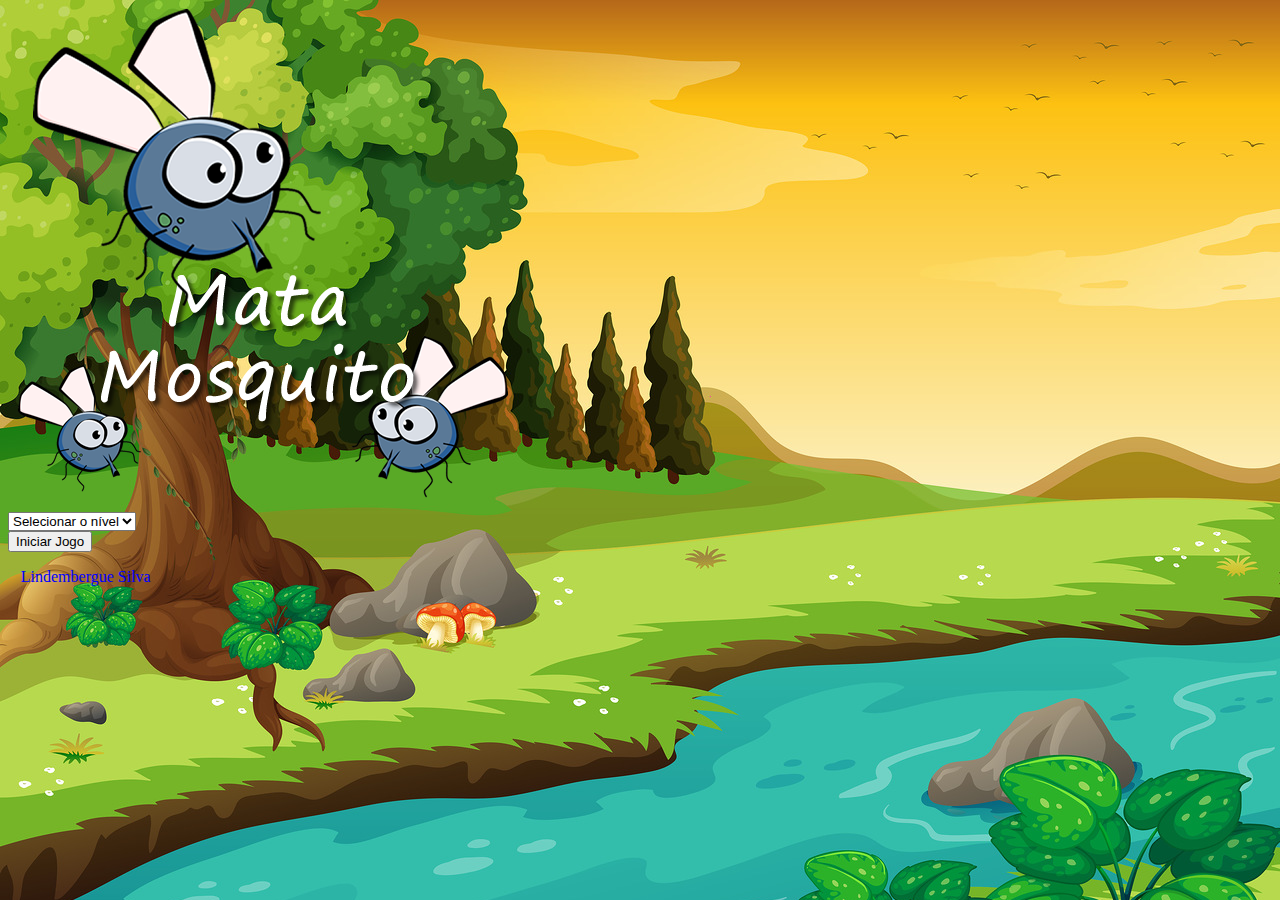
<file: index.html>
<!DOCTYPE html>
<html lang="pt-br">
	<head>
		<!-- Required meta tags -->
		<meta charset="utf-8">
		<meta name="viewport" content="width=device-width, initial-scale=1, shrink-to-fit=no">
		<title>Inicio</title>

		<!-- Bootstrap CSS -->
		<link rel="stylesheet" href="https://cdn.jsdelivr.net/npm/bootstrap@4.6.0/dist/css/bootstrap.min.css" integrity="sha384-B0vP5xmATw1+K9KRQjQERJvTumQW0nPEzvF6L/Z6nronJ3oUOFUFpCjEUQouq2+l" crossorigin="anonymous">

		<link rel="stylesheet" type="text/css" href="estilo.css">

		<script>
			function iniciarJogo() {
				var nivel = document.getElementById('nivel').value

				if (nivel === '') {
					alert('selecione um nível para iniciar o jogo')
					return false
				}
				window.location.href = 'app.html?' + nivel


			}
		</script>

	</head>
	<body>
		<div class="container">
			
			<div class="row">
				<div class="col">
					<div class="d-flex justify-content-center"> <!-- classe que centraliza o elemento ao centro -->
					<img src="imagens/game.png">
					</div>

				</div>
			</div>


			<div class="row">
				<div class="col">
					<div class="d-flex justify-content-center">
						<div class="mb-2">
						<select class="form-control" id="nivel">
							<option value="">Selecionar o nível</option>
							<option value="normal">Normal</option>
							<option value="dificil">Difícil</option>
							<option value="chucknorris">Chuck Norris</option>
							
							
						</select>
						</div>
					</div>	
				</div>
			</div>

			<div class="row">
				<div class="col">
					<div class="d-flex justify-content-center"> <!-- classe que centraliza o elemento ao centro -->
					<button type="button" class="btn btn-danger btn-lg" onclick="iniciarJogo()" > Iniciar Jogo </button>
					</div>

				</div>
			</div>
		</div>
		<footer><p style="color:blue; margin-left:0.8em; margin-bottom:1em;">Lindembergue Silva</p></footer>

	</body>
</html>
</file>
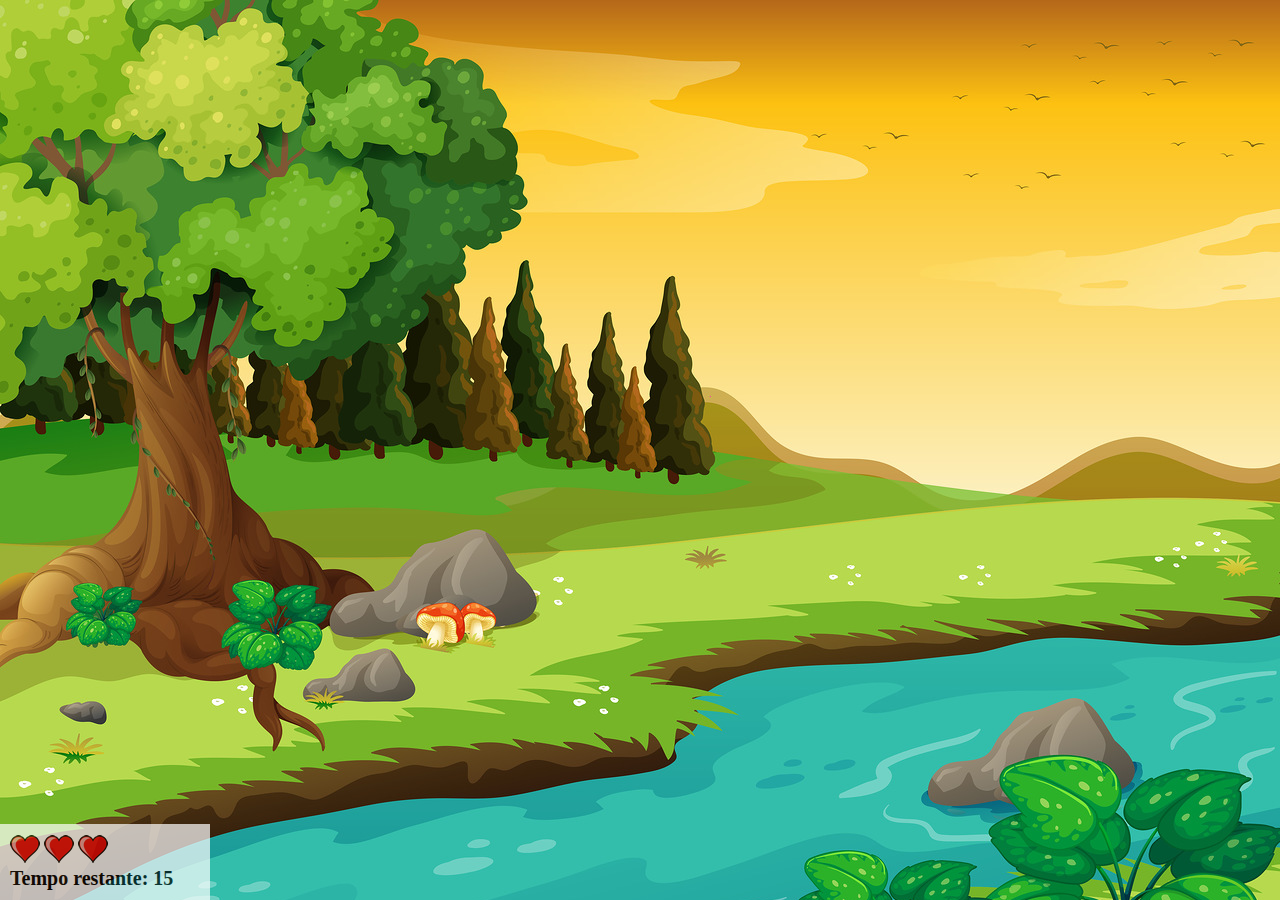
<file: app.html>
<!DOCTYPE html>
<html>
<head>
	<meta charset="utf-8">
	<meta name="viewport" content="width=device-width, initial-scale=1">
	<title>Jogo MATA MOSQUITO</title>
	<link rel="stylesheet" type="text/css" href="estilo.css">

	<script src="jogo.js"></script>

</head>
<body onresize="ajustaTamanhoPalcoJogo()">


	<div class="painel">

		<div class="vidas">
			<img id="v1" src="imagens/coracao_cheio.png">
			<img id="v2" src="imagens/coracao_cheio.png">
			<img id="v3" src="imagens/coracao_cheio.png">
			
		</div>

		<div class="cronometro">
			Tempo restante: <span id="cronometro"></span>
		</div>
		

	</div>
	


	<script type="">
		document.getElementById('cronometro').innerHTML = tempo
		

		var criaMosquito = setInterval(function(){
			posicaoRandomica()

		}, criaMosquitoTempo)
	</script>

</body>
</html>
</file>
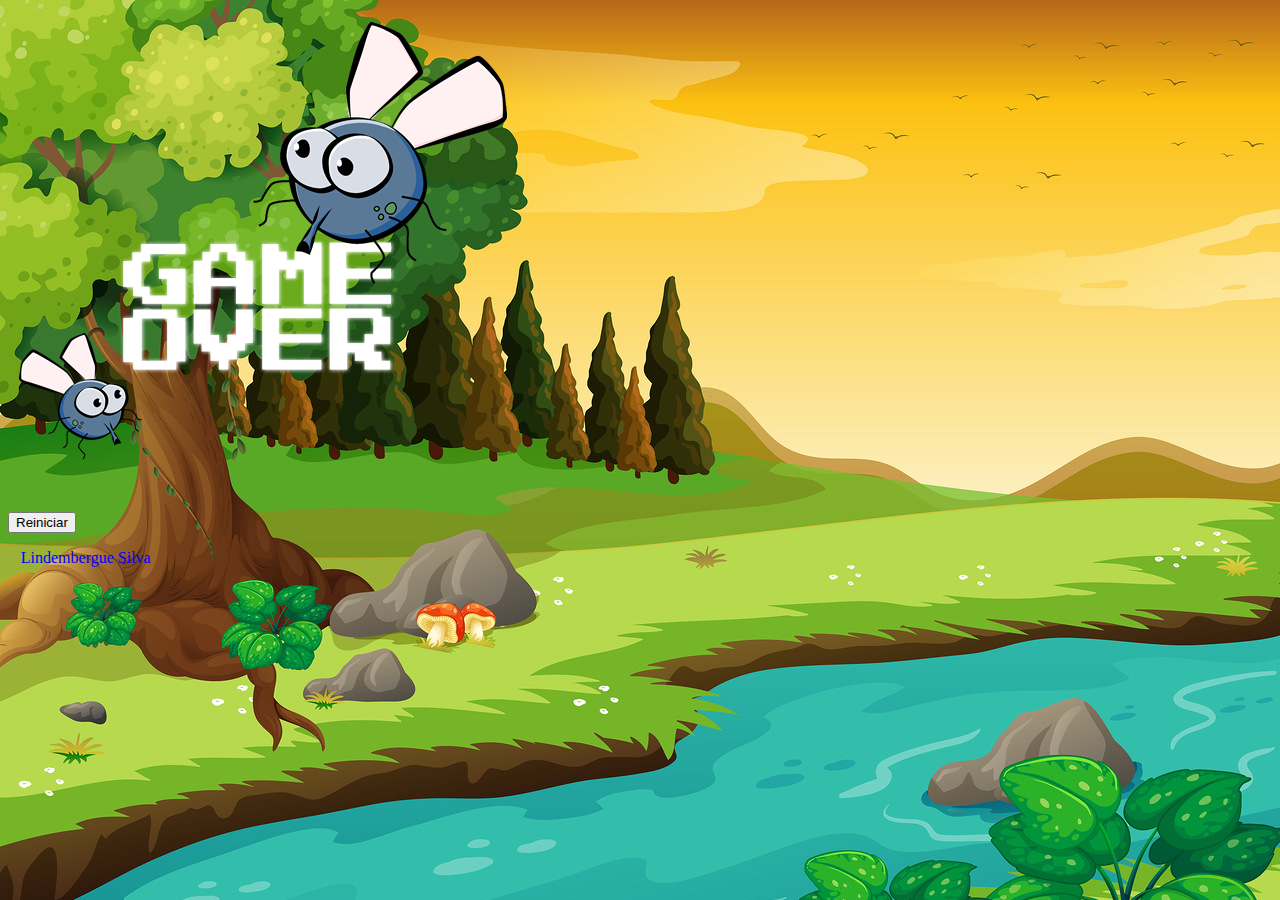
<file: fim_de_jogo.html>
<!DOCTYPE html>
<html lang="pt-br">
	<head>
		<!-- Required meta tags -->
		<meta charset="utf-8">
		<meta name="viewport" content="width=device-width, initial-scale=1, shrink-to-fit=no">
		<title>Fim</title>

		<!-- Bootstrap CSS -->
		<link rel="stylesheet" href="https://cdn.jsdelivr.net/npm/bootstrap@4.6.0/dist/css/bootstrap.min.css" integrity="sha384-B0vP5xmATw1+K9KRQjQERJvTumQW0nPEzvF6L/Z6nronJ3oUOFUFpCjEUQouq2+l" crossorigin="anonymous">

		<link rel="stylesheet" type="text/css" href="estilo.css">
	</head>
	<body>
		<div class="container">
			
			<div class="row">
				<div class="col">
					<div class="d-flex justify-content-center"> <!-- classe que centraliza o elemento ao centro -->
					<img src="imagens/game_over.png">
					</div>

				</div>
			</div>

			<div class="row">
				<div class="col">
					<div class="d-flex justify-content-center"> <!-- classe que centraliza o elemento ao centro -->
					<button type="button" class="btn btn-dark btn-lg" onclick="window.location.href = 'index.html'" > Reiniciar </button>
					</div>

				</div>
			</div>
		</div>

		<footer><p style="color:blue; margin-left:0.8em; margin-bottom:1em;">Lindembergue Silva</p></footer>

	</body>
</html>
</file>
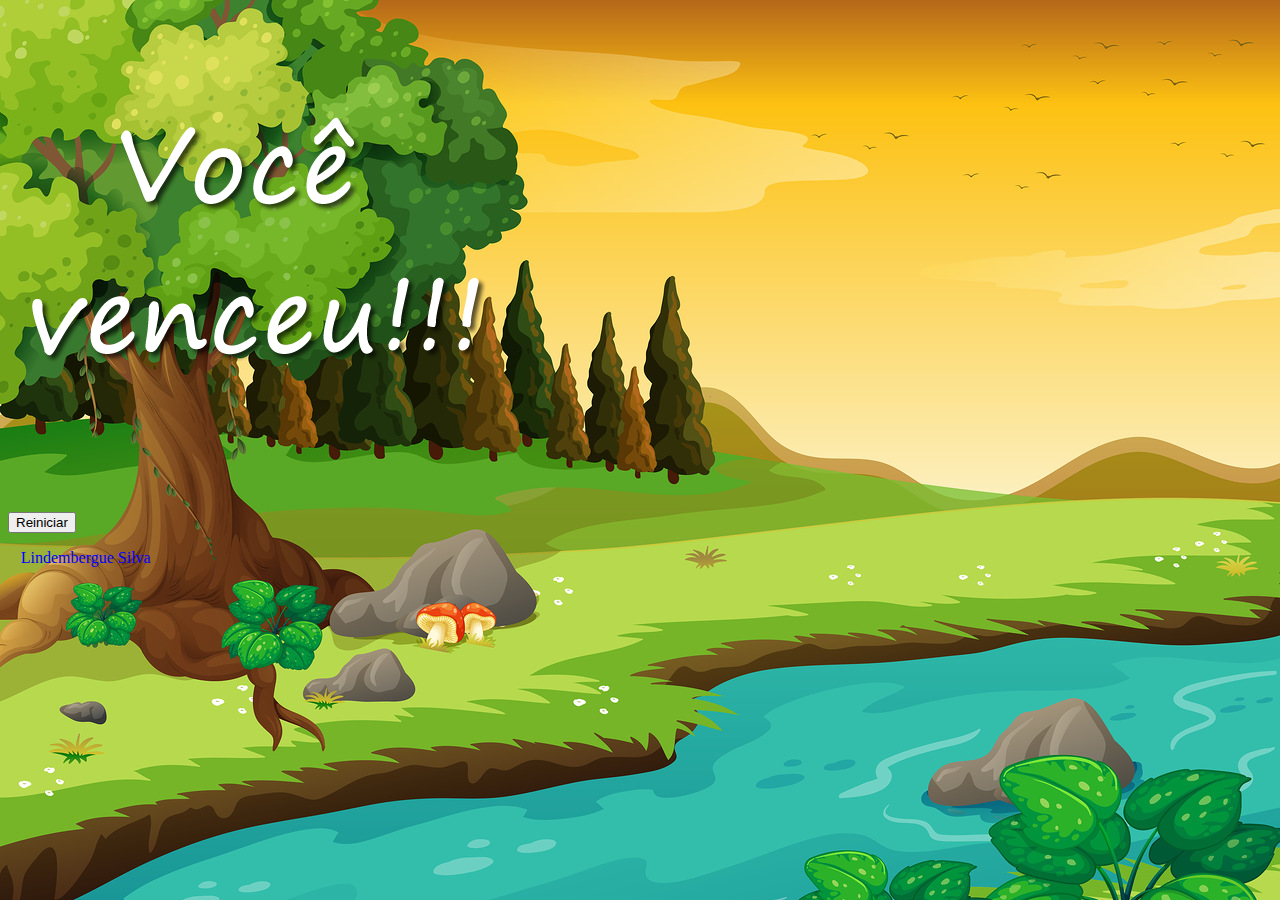
<file: vitoria.html>
<!DOCTYPE html>
<html lang="pt-br">
	<head>
		<!-- Required meta tags -->
		<meta charset="utf-8">
		<meta name="viewport" content="width=device-width, initial-scale=1, shrink-to-fit=no">
		<title>Vitória</title>

		<!-- Bootstrap CSS -->
		<link rel="stylesheet" href="https://cdn.jsdelivr.net/npm/bootstrap@4.6.0/dist/css/bootstrap.min.css" integrity="sha384-B0vP5xmATw1+K9KRQjQERJvTumQW0nPEzvF6L/Z6nronJ3oUOFUFpCjEUQouq2+l" crossorigin="anonymous">

		<link rel="stylesheet" type="text/css" href="estilo.css">
	</head>
	<body>
		<div class="container">
			
			<div class="row">
				<div class="col">
					<div class="d-flex justify-content-center"> <!-- classe que centraliza o elemento ao centro -->
					<img src="imagens/vitoria.png">
					</div>

				</div>
			</div>

			<div class="row">
				<div class="col">
					<div class="d-flex justify-content-center"> <!-- classe que centraliza o elemento ao centro -->
					<button type="button" class="btn btn-dark btn-lg" onclick="window.location.href = 'index.html'" > Reiniciar </button>
					</div>

				</div>
			</div>
		</div>
		<footer><p style="color:blue; margin-left:0.8em; margin-bottom:1em;">Lindembergue Silva</p></footer>

	</body>
</html>
</file>
<file: estilo.css>
html{
	cursor: url(imagens/mata_mosquito.png) 30 30, auto;
}


body{
	background-image: url(imagens/bg.jpg);
	background-repeat: no-repeat;
	background-size: 100%;
}

.mosquito1{
	width: 50px;
	height: 50px;
}

.mosquito2{
	width: 70px;
	height: 70px;
}

.mosquito3{
	width: 90px;
	height: 90px;
}

.ladoA{
	transform: scaleX(1);
}

.ladoB{
	transform: scaleX(-1);
}

.painel{
	position: absolute;
	width: 190px;
	padding: 10px;
	left: 0px;
	bottom: 0px;
	border-top: solid 1px #fff;
	background-color: #fff;
	opacity: 0.7;
}
.vidas{
	float: left;
}
.cronometro{
	float: left;
	font-size: 20px;
	font-weight: bold;
}
</file>
